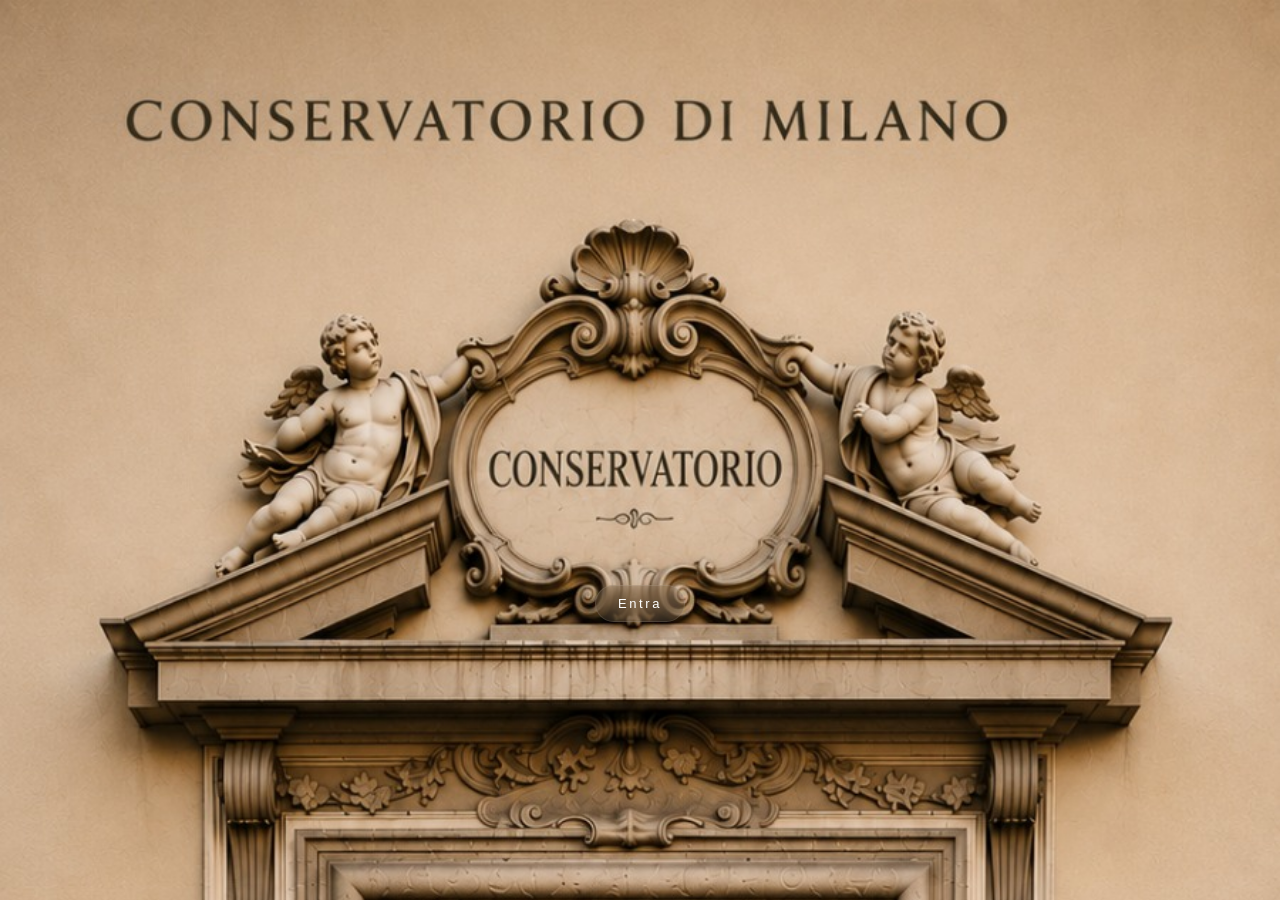
<file: soundwalk/index.html>
<!DOCTYPE html>
<html lang="it">
<head>
    <meta charset="UTF-8">
    <meta name="viewport" content="width=device-width, initial-scale=1.0">
    <title>SoundWalk</title> 
    <link rel="stylesheet" href="ellastyle.css">
    <link rel="stylesheet" href="aurorastyle.css">
    <link rel="stylesheet" href="filippo-jesse.css">
    <link rel="icon" type="image/png" href="gatto.jpg">
</head>

<body>

    <!-- HOME -->
    <div id="home" class="page">
        <div class="container">
            <img src="consverticale.jpeg" class="background">
            <button class="btn btn-entra" onclick="mostraPagina('menu')">
                Entra
            </button>
        </div>
    </div>

  <!-- MENU -->
<div id="menu" class="page hidden">
    <div class="container">
        <img src="prova_2.jpeg" class="background">

        <button class="btn b1" onclick="mostraPagina('pianoforte')">
            131
        </button>

        <button class="btn b2" onclick="mostraPagina('corridoio')">
            Corridoio
        </button>
    </div>
</div>


    <!-- PIANOFORTE -->
    <div id="pianoforte" class="page hidden">
        <div class="container">
            <h1>Pianoforte</h1>

            <button class="btn" onclick="avviaPianoforte()">
                Avvia
            </button>

            <button class="btn" onclick="mostraPagina('menu')">
                Torna indietro
            </button>
        </div>
    </div>

   <!-- CORRIDOIO -->
<div id="corridoio" class="page hidden">
    <div class="header">
        <p class="sottotitolo">Quando l'immagine diventa suono</p>
        <h1>Visual Soundwalk</h1>
        <div class="divisore"></div>
        <p class="descrizione">
            Inquadra ciò che ti circonda. <br>
            Installazione interattiva.
        </p>
    </div>

    <button id="btnAvvia" class="btn center" onclick="avviaCorridoio()">Avvia</button>

    <video id="video" autoplay playsinline muted></video>

    <div class="riquadro1">
        <div class="riquadro">
            <p class="riquadro2">Luminosità</p>
            <div id="luminosita">0%</div>
        </div>
        <div class="riquadro">
            <p class="riquadro2">RGB</p>
            <div id="rgbDisplay">R 0%  G 0%  B 0%</div>
        </div>
    </div>

    <div id="parzialiDisplay">
        Parziali — R:0  G:0  B:0
    </div>

    <button id="btnTorna" class="btn" onclick="tornaMenu()">Torna indietro</button>
</div>

    <script src="installazione_ella.js"></script>
    <script src="aurora.js"></script>
    <script src="filippo-jesse.js"></script>
    <script src="function.js"></script>

</body>
</html>
</file>
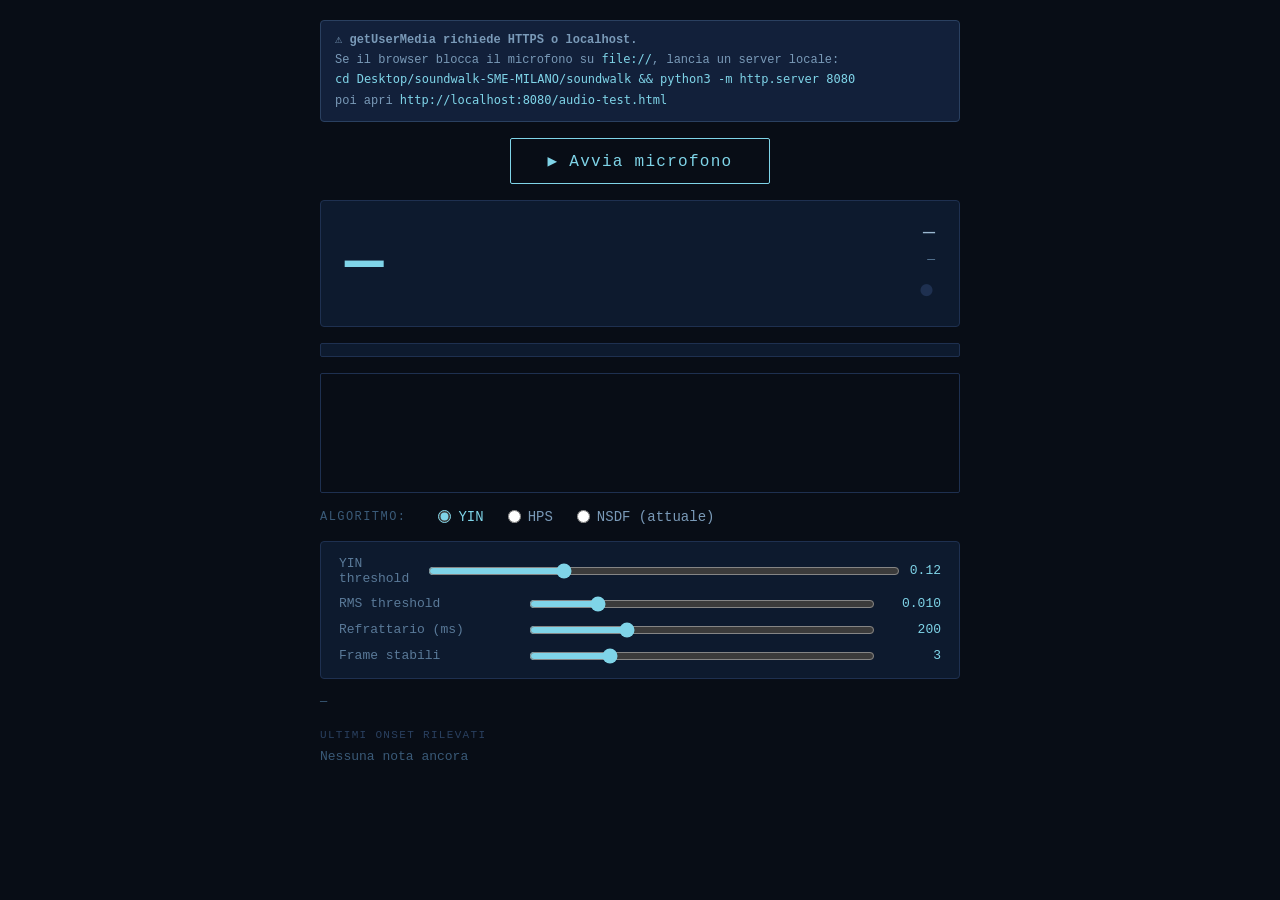
<file: soundwalk/audio-test.html>
<!DOCTYPE html>
<html lang="it">
<head>
<meta charset="UTF-8">
<meta name="viewport" content="width=device-width, initial-scale=1.0">
<title>Audio Test — Pitch Detection</title>
<style>
* { box-sizing: border-box; margin: 0; padding: 0; }

body {
  background: #080d16;
  color: #c8d8e8;
  font-family: 'Courier New', monospace;
  font-size: 14px;
  min-height: 100vh;
  display: flex;
  flex-direction: column;
  align-items: center;
  padding: 20px 16px 40px;
  gap: 16px;
}

/* ── Banner apertura ── */
#openNote {
  width: 100%;
  max-width: 640px;
  background: #12203a;
  border: 1px solid #2a4060;
  border-radius: 4px;
  padding: 10px 14px;
  font-size: 12px;
  color: #7a9ab8;
  line-height: 1.6;
}
#openNote code { color: #7fd4e8; }

/* ── Pulsante avvio ── */
#startBtn {
  padding: 12px 36px;
  background: transparent;
  border: 1px solid #7fd4e8;
  color: #7fd4e8;
  font-family: inherit;
  font-size: 16px;
  border-radius: 2px;
  cursor: pointer;
  letter-spacing: 0.08em;
  transition: background 0.15s;
}
#startBtn:hover { background: rgba(127,212,232,0.08); }
#startBtn:disabled { border-color: #2a4060; color: #2a4060; cursor: default; background: transparent; }

/* ── Nota rilevata ── */
#noteBox {
  width: 100%;
  max-width: 640px;
  background: #0d1a2e;
  border: 1px solid #1e3050;
  border-radius: 4px;
  padding: 20px 24px;
  display: flex;
  align-items: center;
  justify-content: space-between;
  gap: 16px;
}
#noteName {
  font-size: 64px;
  font-weight: bold;
  color: #7fd4e8;
  letter-spacing: -0.02em;
  line-height: 1;
  min-width: 140px;
}
#noteRight {
  display: flex;
  flex-direction: column;
  align-items: flex-end;
  gap: 8px;
}
#noteHz {
  font-size: 20px;
  color: #9ab8d0;
}
#noteCents {
  font-size: 13px;
  color: #5a7a99;
}
#onsetFlash {
  font-size: 28px;
  color: #1e3050;
  transition: color 0.05s, text-shadow 0.05s;
  user-select: none;
}

/* ── VU meter ── */
#vuWrap {
  width: 100%;
  max-width: 640px;
  height: 14px;
  background: #0d1a2e;
  border: 1px solid #1e3050;
  border-radius: 2px;
  overflow: hidden;
}
#vuFill {
  height: 100%;
  width: 0%;
  background: #5a7a99;
  transition: width 0.04s linear, background 0.1s;
}

/* ── FFT canvas ── */
#fftCanvas {
  width: 100%;
  max-width: 640px;
  height: 120px;
  border: 1px solid #1e3050;
  border-radius: 2px;
  background: #080d16;
  display: block;
}

/* ── Selettore algoritmo ── */
#algoRow {
  width: 100%;
  max-width: 640px;
  display: flex;
  gap: 24px;
  align-items: center;
  flex-wrap: wrap;
}
#algoRow label {
  display: flex;
  align-items: center;
  gap: 7px;
  cursor: pointer;
  color: #7a9ab8;
  font-size: 14px;
}
#algoRow input[type="radio"] { accent-color: #7fd4e8; cursor: pointer; }
#algoRow label.active { color: #7fd4e8; }
#algoTitle {
  font-size: 12px;
  color: #3a5a78;
  text-transform: uppercase;
  letter-spacing: 0.12em;
  margin-right: 8px;
}

/* ── Sliders ── */
#paramsBox {
  width: 100%;
  max-width: 640px;
  background: #0d1a2e;
  border: 1px solid #1e3050;
  border-radius: 4px;
  padding: 14px 18px;
  display: flex;
  flex-direction: column;
  gap: 10px;
}
.paramRow {
  display: grid;
  grid-template-columns: 180px 1fr 56px;
  align-items: center;
  gap: 10px;
}
.paramLabel { color: #5a7a99; font-size: 13px; }
input[type="range"] { width: 100%; accent-color: #7fd4e8; cursor: pointer; }
.paramVal { color: #7fd4e8; font-size: 13px; text-align: right; font-variant-numeric: tabular-nums; }

/* ── Sezione YIN-only (nascosta per HPS/NSDF) ── */
.yin-only { display: flex; }
.hps-only { display: none; }

/* ── Debug ── */
#debugInfo {
  width: 100%;
  max-width: 640px;
  font-size: 12px;
  color: #3a5a78;
  letter-spacing: 0.03em;
  height: 18px;
}

/* ── Log note ── */
#logBox {
  width: 100%;
  max-width: 640px;
}
#logTitle {
  font-size: 11px;
  text-transform: uppercase;
  letter-spacing: 0.12em;
  color: #2a4060;
  margin-bottom: 8px;
}
#noteLog {
  display: flex;
  flex-direction: column;
  gap: 4px;
  min-height: 30px;
  font-size: 13px;
  color: #3a5a78;
}
.logEntry { display: flex; gap: 12px; }
.logNote { color: #9ab8d0; min-width: 60px; font-weight: bold; }
.logMeta { color: #3a5a78; }
.logNew { color: #7fd4e8; }
.logNew .logNote { color: #7fd4e8; }
</style>
</head>
<body>

<div id="openNote">
  ⚠ <strong>getUserMedia richiede HTTPS o localhost.</strong><br>
  Se il browser blocca il microfono su <code>file://</code>, lancia un server locale:<br>
  <code>cd Desktop/soundwalk-SME-MILANO/soundwalk &amp;&amp; python3 -m http.server 8080</code><br>
  poi apri <code>http://localhost:8080/audio-test.html</code>
</div>

<button id="startBtn">▶ Avvia microfono</button>

<div id="noteBox">
  <div id="noteName">—</div>
  <div id="noteRight">
    <div id="noteHz">—</div>
    <div id="noteCents">—</div>
    <div id="onsetFlash">●</div>
  </div>
</div>

<div id="vuWrap"><div id="vuFill"></div></div>

<canvas id="fftCanvas"></canvas>

<div id="algoRow">
  <span id="algoTitle">Algoritmo:</span>
  <label class="active"><input type="radio" name="algo" value="yin" checked> YIN</label>
  <label><input type="radio" name="algo" value="hps"> HPS</label>
  <label><input type="radio" name="algo" value="nsdf"> NSDF (attuale)</label>
</div>

<div id="paramsBox">
  <div class="paramRow yin-only" id="rowYinThresh">
    <span class="paramLabel">YIN threshold</span>
    <input type="range" id="yinThresh" min="0.05" max="0.30" step="0.01" value="0.12">
    <span class="paramVal" id="yinThreshVal">0.12</span>
  </div>
  <div class="paramRow hps-only" id="rowHpsDec">
    <span class="paramLabel">HPS decimazioni</span>
    <input type="range" id="hpsDec" min="2" max="5" step="1" value="4">
    <span class="paramVal" id="hpsDecVal">4</span>
  </div>
  <div class="paramRow">
    <span class="paramLabel">RMS threshold</span>
    <input type="range" id="rmsThresh" min="0.001" max="0.05" step="0.001" value="0.010">
    <span class="paramVal" id="rmsThreshVal">0.010</span>
  </div>
  <div class="paramRow">
    <span class="paramLabel">Refrattario (ms)</span>
    <input type="range" id="refractMs" min="50" max="600" step="10" value="200">
    <span class="paramVal" id="refractMsVal">200</span>
  </div>
  <div class="paramRow">
    <span class="paramLabel">Frame stabili</span>
    <input type="range" id="stableFrames" min="1" max="10" step="1" value="3">
    <span class="paramVal" id="stableFramesVal">3</span>
  </div>
</div>

<div id="debugInfo">—</div>

<div id="logBox">
  <div id="logTitle">Ultimi onset rilevati</div>
  <div id="noteLog">Nessuna nota ancora</div>
</div>

<script>
/* ================================================================
   PARAMETRI (modificabili via slider)
   ================================================================ */
let ALGO         = 'yin';
let YIN_THRESH   = 0.12;
let HPS_DEC      = 4;
let RMS_THRESH   = 0.010;
let REFRACTORY   = 200;    // ms
let ONSET_SENS   = 0.015;  // soglia derivata RMS

/* ================================================================
   STATO
   ================================================================ */
let audioCtx   = null;
let analyser   = null;
let timeBuf    = null;
let freqBuf    = null;
let sampleRate = 44100;
const FFT_SIZE = 4096;

let lastOnsetMs    = -9999;
let onsetFlashEnd  = 0;
let currentMidi    = -1;
let wasQuiet       = true;   // stato del frame precedente (sotto soglia)

// Stabilità pitch: aspetta N frame consecutivi sulla stessa nota
let stableMidi     = -1;
let stableCount    = 0;
let onsetPending   = false;
let onsetPendingMs = 0;
const ONSET_WINDOW_MS = 400;
let STABLE_FRAMES  = 3;

const noteHistory  = [];
const MAX_HISTORY  = 10;

/* ================================================================
   NOMI NOTE
   ================================================================ */
const NAMES_IT = ["DO","DO#","RE","RE#","MI","FA","FA#","SOL","SOL#","LA","LA#","SI"];

function freqToMidi(f) { return 12 * Math.log2(f / 440) + 69; }
function midiInfo(midi) {
  const r = Math.round(midi);
  const pc = ((r % 12) + 12) % 12;
  const oct = Math.floor(r / 12) - 1;
  const cents = Math.round((midi - r) * 100);
  return { name: NAMES_IT[pc], oct, cents, midi: r };
}

/* ================================================================
   RMS helpers
   ================================================================ */
function rmsOf(buf) {
  let s = 0;
  for (let i = 0; i < buf.length; i++) s += buf[i] * buf[i];
  return Math.sqrt(s / buf.length);
}

// RMS sugli ultimi `n` campioni (più reattivo agli attacchi)
function rmsLast(buf, n) {
  const start = Math.max(0, buf.length - n);
  let s = 0, count = buf.length - start;
  for (let i = start; i < buf.length; i++) s += buf[i] * buf[i];
  return Math.sqrt(s / count);
}

/* ================================================================
   ALGORITMO 1: YIN
   Ref: de Cheveigné & Kawahara (2002), JASA 111(4).
   Usa la CMNDF per trovare il periodo fondamentale.
   Molto più robusto di NSDF sulle armoniche del pianoforte.
   ================================================================ */
function yin(buf, sr, thresh) {
  const N  = buf.length;
  const W  = Math.floor(N / 2);         // integration window
  const t1 = Math.ceil(sr / 1400);      // tau min → FMAX
  const t2 = Math.min(W - 1, Math.floor(sr / 70)); // tau max → FMIN

  // Step 1: difference function d[tau]
  const d = new Float32Array(t2 + 1);
  for (let tau = 1; tau <= t2; tau++) {
    let sum = 0;
    for (let j = 0; j < W; j++) {
      const x = buf[j] - buf[j + tau];
      sum += x * x;
    }
    d[tau] = sum;
  }

  // Step 2: cumulative mean normalized difference d'[tau]
  const cmnd = new Float32Array(t2 + 1);
  cmnd[0] = 1;
  let run = 0;
  for (let tau = 1; tau <= t2; tau++) {
    run += d[tau];
    cmnd[tau] = run > 0 ? (d[tau] * tau) / run : 1;
  }

  // Step 3: trova il primo tau in [t1,t2] dove cmnd < thresh
  for (let tau = t1; tau <= t2; tau++) {
    if (cmnd[tau] < thresh) {
      // scivola fino al minimo locale
      while (tau + 1 <= t2 && cmnd[tau + 1] < cmnd[tau]) tau++;
      // interpolazione parabolica
      let ft = tau;
      if (tau > 1 && tau < t2) {
        const a = cmnd[tau - 1], b = cmnd[tau], c = cmnd[tau + 1];
        const den = a - 2 * b + c;
        if (Math.abs(den) > 1e-12) ft = tau + 0.5 * (a - c) / den;
      }
      return { freq: sr / ft, clarity: 1 - cmnd[tau] };
    }
  }

  // Nessun dip trovato: restituisce il minimo assoluto nel range (bassa confidence)
  let bt = t1, bv = cmnd[t1];
  for (let t = t1 + 1; t <= t2; t++) { if (cmnd[t] < bv) { bv = cmnd[t]; bt = t; } }
  return { freq: sr / bt, clarity: 1 - bv };
}

/* ================================================================
   ALGORITMO 2: HPS (Harmonic Product Spectrum)
   Usa la FFT già calcolata dall'AnalyserNode (lineare).
   Moltiplica lo spettro con le versioni decimato ×2,×3,…
   Il fondamentale "sopravvive", le armoniche si cancellano.
   ================================================================ */
function hps(linMag, sr, fftSize, nDec) {
  const binHz  = sr / fftSize;
  const bMin   = Math.ceil(70 / binHz);
  const hpsLen = Math.floor(linMag.length / nDec);
  const bMax   = Math.min(hpsLen - 1, Math.floor(1400 / binHz));

  const h = new Float32Array(hpsLen);
  for (let i = bMin; i <= bMax; i++) {
    h[i] = linMag[i];
    for (let k = 2; k <= nDec; k++) {
      const idx = Math.round(i * k);
      h[i] *= idx < linMag.length ? linMag[idx] : 0;
    }
  }

  let pb = bMin, pv = h[bMin];
  for (let i = bMin + 1; i <= bMax; i++) { if (h[i] > pv) { pv = h[i]; pb = i; } }

  // Interpolazione parabolica
  let fb = pb;
  if (pb > 0 && pb < hpsLen - 1) {
    const a = h[pb-1], b = h[pb], c = h[pb+1];
    const den = a - 2*b + c;
    if (Math.abs(den) > 1e-12) fb = pb - 0.5 * (c - a) / den;
  }

  // Clarity: rapporto picco / media del range
  let tot = 0, cnt = bMax - bMin + 1;
  for (let i = bMin; i <= bMax; i++) tot += h[i];
  const clarity = tot > 0 ? Math.min(1, (pv / (tot / cnt)) / 15) : 0;

  return { freq: fb * binHz, clarity };
}

/* ================================================================
   ALGORITMO 3: NSDF / MPM (baseline — codice originale)
   Autocorrelazione normalizzata. Usato come confronto.
   ================================================================ */
function nsdf(buf, sr) {
  const SIZE   = buf.length;
  const minLag = Math.floor(sr / 1400);
  const maxLag = Math.min(Math.floor(sr / 70), Math.floor(SIZE / 2));
  const ns     = new Float32Array(maxLag + 1);

  for (let tau = minLag; tau <= maxLag; tau++) {
    let r = 0, m = 0;
    for (let i = 0; i < SIZE - tau; i++) {
      const a = buf[i], b = buf[i + tau];
      r += a * b; m += a*a + b*b;
    }
    ns[tau] = m > 0 ? (2 * r) / m : 0;
  }

  let pos = minLag;
  while (pos <= maxLag && ns[pos] > 0) pos++;
  while (pos <= maxLag && ns[pos] <= 0) pos++;

  let bestLag = -1, bestVal = 0, curL = -1, curV = -Infinity;
  for (let tau = pos; tau <= maxLag; tau++) {
    const v = ns[tau];
    if (v > curV) { curV = v; curL = tau; }
    if (v <= 0 && curL !== -1) {
      if (curV > bestVal) { bestVal = curV; bestLag = curL; }
      curV = -Infinity; curL = -1;
      while (tau + 1 <= maxLag && ns[tau + 1] <= 0) tau++;
    }
  }
  if (curL !== -1 && curV > bestVal) { bestVal = curV; bestLag = curL; }

  if (bestLag <= 0) return { freq: -1, clarity: 0 };

  let lag = bestLag;
  if (bestLag > minLag && bestLag < maxLag) {
    const x0 = ns[bestLag-1], x1 = ns[bestLag], x2 = ns[bestLag+1];
    const den = x0 - 2*x1 + x2;
    if (den !== 0) lag = bestLag + 0.5 * (x0 - x2) / den;
  }
  return { freq: sr / lag, clarity: bestVal };
}

/* ================================================================
   LOOP PRINCIPALE
   ================================================================ */
function poll() {
  if (!analyser) return;

  analyser.getFloatTimeDomainData(timeBuf);
  analyser.getFloatFrequencyData(freqBuf);

  const rmsAll   = rmsOf(timeBuf);
  const rmsShort = rmsLast(timeBuf, 512); // ultimi ~11ms
  const now      = performance.now();

  // VU meter
  const pct = Math.min(100, (rmsAll / 0.25) * 100);
  const vuEl = document.getElementById('vuFill');
  vuEl.style.width = pct.toFixed(1) + '%';
  vuEl.style.background = rmsAll >= RMS_THRESH ? '#7fd4e8' : '#1e3050';

  // FFT display
  drawFFT();

  // Silenzio → nessuna analisi
  if (rmsAll < RMS_THRESH) {
    showNote(null, rmsAll, false);
    return;
  }

  // Pitch detection
  let result = null;
  if (ALGO === 'yin') {
    result = yin(timeBuf, sampleRate, YIN_THRESH);
  } else if (ALGO === 'hps') {
    const linMag = new Float32Array(freqBuf.length);
    for (let i = 0; i < freqBuf.length; i++) linMag[i] = Math.pow(10, freqBuf[i] / 20);
    result = hps(linMag, sampleRate, FFT_SIZE, HPS_DEC);
  } else {
    result = nsdf(timeBuf, sampleRate);
  }

  if (!result || result.freq <= 0) { showNote(null, rmsAll, false); return; }

  const midiExact = freqToMidi(result.freq);
  const info = midiInfo(midiExact);

  // Onset: segnale che sale sopra soglia (rising edge)
  const isLoud      = rmsShort >= RMS_THRESH;
  const risingEdge  = isLoud && wasQuiet && (now - lastOnsetMs) > REFRACTORY;
  wasQuiet          = !isLoud;

  if (risingEdge) {
    onsetPending   = true;
    onsetPendingMs = now;
    stableMidi     = -1;
    stableCount    = 0;
  }

  // Step 2: conferma pitch — conta frame stabili dopo onset energetico
  const midiRounded = Math.round(freqToMidi(result.freq));
  if (onsetPending) {
    if (now - onsetPendingMs > ONSET_WINDOW_MS) {
      // finestra scaduta senza conferma → annulla
      onsetPending = false;
      stableMidi = -1; stableCount = 0;
    } else {
      if (midiRounded === stableMidi) {
        stableCount++;
      } else {
        stableMidi = midiRounded;
        stableCount = 1;
      }

      if (stableCount >= STABLE_FRAMES) {
        // nota confermata
        onsetPending  = false;
        lastOnsetMs   = now;
        onsetFlashEnd = now + 350;
        currentMidi   = midiRounded;
        noteHistory.unshift({
          label:   info.name + info.oct,
          freq:    result.freq.toFixed(1),
          clarity: result.clarity.toFixed(2),
          t:       new Date().toLocaleTimeString('it-IT', { hour12: false })
        });
        if (noteHistory.length > MAX_HISTORY) noteHistory.pop();
        renderLog();
      }
    }
  }

  showNote({ info, freq: result.freq, clarity: result.clarity }, rmsAll, false);

  document.getElementById('debugInfo').textContent =
    'RMS ' + rmsAll.toFixed(4) +
    ' · short ' + rmsShort.toFixed(4) +
    ' · ' + (isLoud ? 'LOUD' : 'quiet') +
    ' · pending ' + onsetPending +
    ' · stable ' + stableCount + '/' + STABLE_FRAMES +
    ' · clarity ' + result.clarity.toFixed(3);
}

function showNote(r, rms, isOnset) {
  const nameEl   = document.getElementById('noteName');
  const hzEl     = document.getElementById('noteHz');
  const centsEl  = document.getElementById('noteCents');
  const onsetEl  = document.getElementById('onsetFlash');
  const now      = performance.now();
  const flashing = now < onsetFlashEnd;

  onsetEl.style.color      = flashing ? '#6fcf8e' : '#1e3050';
  onsetEl.style.textShadow = flashing ? '0 0 14px #6fcf8e' : 'none';

  if (r) {
    nameEl.textContent = r.info.name + r.info.oct;
    hzEl.textContent   = r.freq.toFixed(2) + ' Hz';
    const c = r.info.cents;
    centsEl.textContent = (c >= 0 ? '+' + c : c) + '¢  ·  clar ' + r.clarity.toFixed(2);
    nameEl.style.color = flashing ? '#6fcf8e' : '#7fd4e8';
  } else {
    nameEl.textContent = rms >= RMS_THRESH ? '?' : '—';
    hzEl.textContent   = rms >= RMS_THRESH ? 'pitch incerto' : 'silenzio';
    centsEl.textContent = '';
    nameEl.style.color = '#1e3050';
  }
}

function drawFFT() {
  const canvas = document.getElementById('fftCanvas');
  const ctx = canvas.getContext('2d');
  const W = canvas.width, H = canvas.height;
  if (!W || !H) return;

  ctx.fillStyle = '#080d16';
  ctx.fillRect(0, 0, W, H);

  // Mostra fino a 2500 Hz
  const maxHz  = 2500;
  const maxBin = Math.min(freqBuf.length - 1, Math.floor(maxHz * FFT_SIZE / sampleRate));

  for (let i = 1; i <= maxBin; i++) {
    const db   = freqBuf[i]; // -160..0
    const norm = Math.max(0, (db + 90) / 90);
    const bH   = norm * H;
    const x    = (i / maxBin) * W;
    const bW   = Math.max(1, W / maxBin);
    ctx.fillStyle = norm > 0.6 ? '#7fd4e8' : norm > 0.3 ? '#2e6a8a' : '#122030';
    ctx.fillRect(x, H - bH, bW, bH);
  }

  // Linee verticali di riferimento (frequenze)
  ctx.font      = '10px monospace';
  ctx.textAlign = 'center';
  for (const hz of [130, 261, 392, 523, 784, 1046, 1568, 2093]) {
    const x = (hz / maxHz) * W;
    if (x >= W) continue;
    ctx.strokeStyle = 'rgba(90,122,153,0.4)';
    ctx.lineWidth = 1;
    ctx.beginPath(); ctx.moveTo(x, 0); ctx.lineTo(x, H - 14); ctx.stroke();
    ctx.fillStyle = '#2a4a6a';
    ctx.fillText(hz >= 1000 ? (hz / 1000).toFixed(1) + 'k' : hz, x, H - 2);
  }
}

function renderLog() {
  const el = document.getElementById('noteLog');
  if (!noteHistory.length) { el.innerHTML = 'Nessuna nota ancora'; return; }
  el.innerHTML = noteHistory.map((n, i) =>
    `<div class="logEntry${i === 0 ? ' logNew' : ''}">` +
    `<span class="logNote">${n.label}</span>` +
    `<span class="logMeta">${n.freq} Hz · clar ${n.clarity} · ${n.t}</span>` +
    `</div>`
  ).join('');
}

/* ================================================================
   AVVIO MICROFONO
   ================================================================ */
async function startAudio() {
  const btn = document.getElementById('startBtn');
  btn.textContent = 'Connessione…';
  btn.disabled = true;

  try {
    const stream = await navigator.mediaDevices.getUserMedia({
      audio: {
        echoCancellation:  false,
        noiseSuppression:  false,
        autoGainControl:   false,
      }
    });

    audioCtx   = new (window.AudioContext || window.webkitAudioContext)();
    sampleRate = audioCtx.sampleRate;

    analyser = audioCtx.createAnalyser();
    analyser.fftSize               = FFT_SIZE;
    analyser.smoothingTimeConstant = 0.2;  // lieve smoothing solo per la visualizzazione

    const src = audioCtx.createMediaStreamSource(stream);
    src.connect(analyser); // NO destination → niente feedback

    timeBuf = new Float32Array(analyser.fftSize);
    freqBuf = new Float32Array(analyser.frequencyBinCount);

    // Calibra canvas
    const canvas = document.getElementById('fftCanvas');
    const rect   = canvas.getBoundingClientRect();
    canvas.width  = Math.round(rect.width);
    canvas.height = Math.round(rect.height);

    btn.textContent = '● Microfono attivo';
    btn.style.color       = '#6fcf8e';
    btn.style.borderColor = '#6fcf8e';

    function loop() { poll(); requestAnimationFrame(loop); }
    loop();

  } catch (e) {
    btn.disabled = false;
    btn.textContent = '▶ Avvia microfono';
    alert(
      'Errore microfono: ' + e.message +
      '\n\nSe sei su file://, lancia:\n  python3 -m http.server 8080\n' +
      'poi apri http://localhost:8080/audio-test.html'
    );
  }
}

/* ================================================================
   CONTROLLI UI
   ================================================================ */
document.getElementById('startBtn').onclick = startAudio;

// Radio algoritmo
document.querySelectorAll('input[name="algo"]').forEach(r => {
  r.onchange = () => {
    ALGO = r.value;
    // mostra/nasconde parametri specifici per algoritmo
    document.querySelectorAll('.yin-only').forEach(el =>
      el.style.display = ALGO === 'yin' ? 'grid' : 'none');
    document.querySelectorAll('.hps-only').forEach(el =>
      el.style.display = ALGO === 'hps' ? 'grid' : 'none');
    // aggiorna label attivo
    document.querySelectorAll('#algoRow label').forEach(l => l.classList.remove('active'));
    r.closest('label').classList.add('active');
  };
});

// Sliders
function slider(id, valId, setter, fmt) {
  const el = document.getElementById(id);
  const vl = document.getElementById(valId);
  el.oninput = () => {
    const v = parseFloat(el.value);
    setter(v);
    vl.textContent = fmt ? fmt(v) : String(v);
  };
}
slider('yinThresh', 'yinThreshVal', v => YIN_THRESH = v,  v => v.toFixed(2));
slider('hpsDec',    'hpsDecVal',    v => HPS_DEC    = v,  v => String(Math.round(v)));
slider('rmsThresh', 'rmsThreshVal', v => RMS_THRESH = v,  v => v.toFixed(3));
slider('refractMs', 'refractMsVal', v => REFRACTORY = v,  v => String(Math.round(v)));
slider('stableFrames', 'stableFramesVal', v => STABLE_FRAMES = Math.round(v), v => String(Math.round(v)));

// Resize canvas se la finestra cambia
window.onresize = () => {
  const canvas = document.getElementById('fftCanvas');
  const rect   = canvas.getBoundingClientRect();
  canvas.width  = Math.round(rect.width);
  canvas.height = Math.round(rect.height);
};
</script>
</body>
</html>
</file>
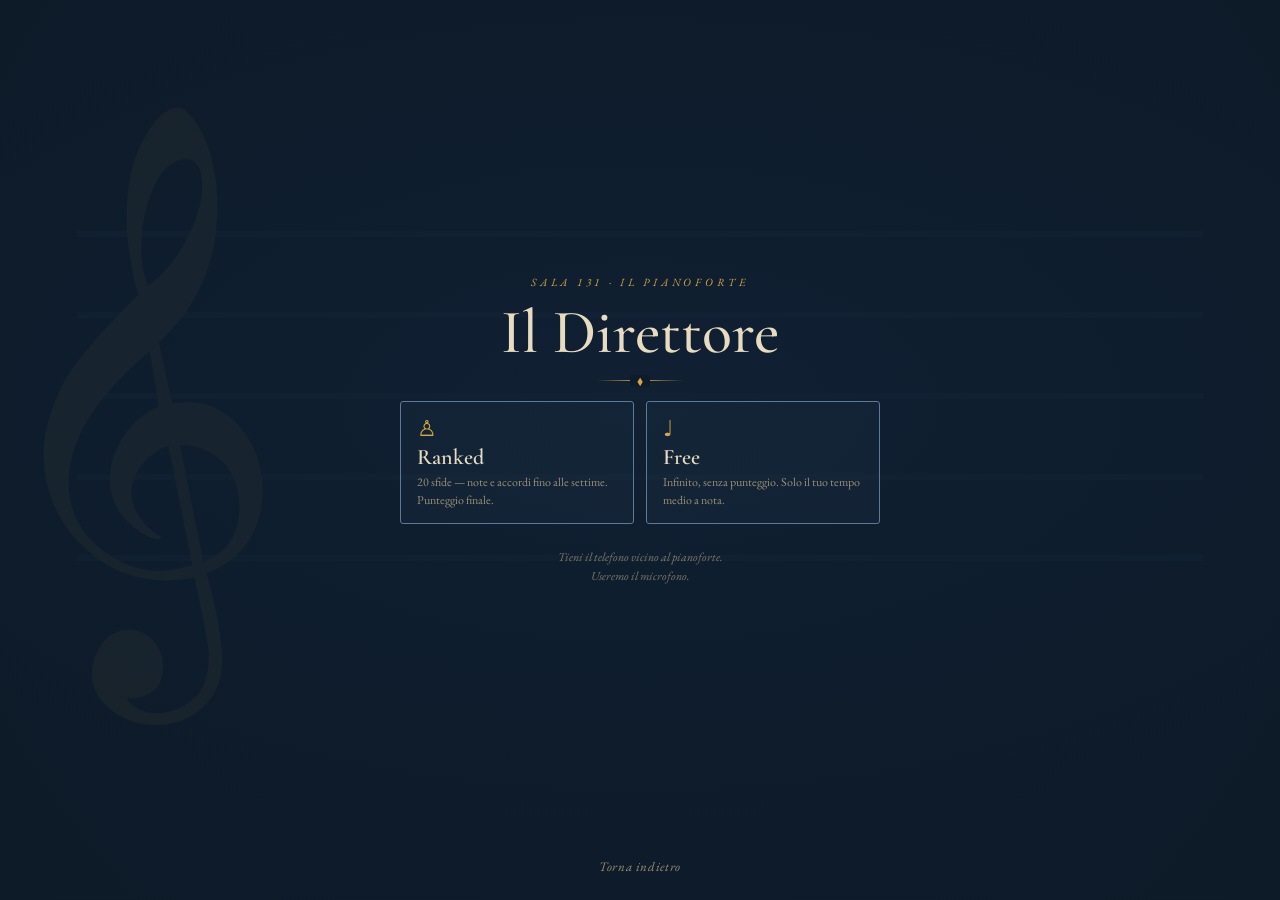
<file: soundwalk/prova.html>
<!DOCTYPE html>
<html lang="it">
<head>
<meta charset="UTF-8">
<meta name="viewport" content="width=device-width, initial-scale=1.0">
<title>Prova — Pianoforte</title>
<link rel="stylesheet" href="ellastyle.css">
<link rel="stylesheet" href="filippo-jesse-prova.css">
</head>
<body>

<div id="pianoforte" class="page">
  <div class="container"></div>
</div>

<script src="filippo-jesse-prova.js"></script>
<script>
  function mostraPagina() {}
  creaPianoforte();
  avviaPianoforteInit();
</script>

</body>
</html>
</file>
<file: soundwalk/ellastyle.css>
*, *::before, *::after {
    box-sizing: border-box;
}
body::before {
    content: "";
    position: fixed;
    inset: 0;
    pointer-events: none;

    background:
        radial-gradient(circle at 20% 30%, rgba(120,120,255,0.08), transparent 40%),
        radial-gradient(circle at 80% 70%, rgba(255,100,200,0.05), transparent 45%);

    mix-blend-mode: screen;
}
body {
    margin: 0;
    font-family: system-ui, Arial;
    background: #05050a;
    color: white;
    overflow: hidden;

    /* 🔥 look giovane / digitale */
    background: radial-gradient(circle at 50% 30%, #0d0d1a, #000 70%);
}


.hidden {
    display: none !important;
}

/* immagine */
.container {
    position: relative;
    width: 100%;
    height: 100vh;
    height: 100dvh;
    overflow: hidden;
}

.background {
    position: absolute;
    top: 0;
    left: 0;
    width: 100%;
    height: 100%;
    object-fit: cover;
    object-position: center top;
    display: block;
}

/* =============================
   BOTTONI — stile base condiviso
   ============================= */

.btn,
#btnAvvia,
#btnTorna {
    position: absolute;
    z-index: 2;

    padding: 10px 22px;

    background: rgba(255,255,255,0.06);
    border: 1px solid rgba(255,255,255,0.12);

    backdrop-filter: blur(14px);

    color: white;

    border-radius: 999px;

    font-size: 13px;
    letter-spacing: 0.18em;

    cursor: pointer;

    transition: background 0.25s ease, box-shadow 0.25s ease;

    box-shadow: 0 0 25px rgba(255,255,255,0.05);

    transform: none; /* 🔥 BLOCCO MOVIMENTO */
}

.btn:hover,
#btnAvvia:hover,
#btnTorna:hover {
    background: rgba(255,255,255,0.14);
    box-shadow: 0 0 30px rgba(255,255,255,0.08);

    transform: none; /* 🔥 SICUREZZA */
}





/* bottone Entra — home */
.btn-entra {
    position: absolute;
    top: 65%;
    left: 50%;
    transform: translate(-50%);
}


/* bottoni menu */

.b1 { top: 54%; left: 28%;; }

.b2 { top: 85%; left: 60%; }



/* tasto 131 — posizione riga arancione */
.btn-131 {
    top: 57%;
    left: 20%;

}



/* tasto CORRIDOIO — posizione riga verde */
.btn-corridoio {
    top: 84%;
    left: 40%;
   
}



#cameraContainer {
    width: 300px;
    height: 200px;
    margin: auto;
    overflow: hidden;
    border-radius: 10px;
    background: black;
}

/* ================================================
   CORRIDOIO
   ================================================ */

#corridoio {
    background: transparent;
    min-height: 100vh;
    min-height: 100dvh;

    padding: 20px 16px 40px;
    max-width: 420px;
    margin: 0 auto;

    overflow-y: auto;

    /* 🔥 sensazione aria / deep space */
    backdrop-filter: blur(2px);
}

#corridoio .header {
    text-align: center;
    margin-bottom: 20px;
}

#corridoio .sottotitolo {
    font-size: 20px;
    letter-spacing: 0.12em;
    color: #888;
    text-transform: uppercase;
    margin: 0 0 6px;
}

#corridoio h1 {
    font-size: 26px;
    font-weight: 500;
    color: white;
    margin: 0 0 10px;
}

#corridoio .divisore {
    width: 32px;
    height: 1px;
    background: #555;
    margin: 0 auto 10px;
}

#corridoio .descrizione {
    font-size: 13px;
    color: #aaa;
    line-height: 1.6;
    margin: 0 0 20px;
    padding: 0 8px;
}

/* Bottone Avvia — nel flusso, sopra al video */
#btnAvvia {
    position: static;
    left: auto;
    transform: none;
    display: block;
    margin: 0 auto 20px;
    padding: 14px 40px;
    background: rgba(255, 255, 255, 0.12);
    backdrop-filter: blur(10px);
    -webkit-backdrop-filter: blur(10px);
    color: white;
    border: 1px solid rgba(255, 255, 255, 0.3);
    border-radius: 999px;
    font-size: 18px;
    letter-spacing: 0.1em;
    cursor: pointer;
    transition: background 0.3s ease, transform 0.3s ease;
    box-shadow: 0 0 25px rgba(255,255,255,0.12);
    z-index: auto;
}

#btnAvvia:hover {
    background: rgba(255, 255, 255, 0.25);
    transform: scale(1.05);
}

/* Video */
#video {
    width: 100%;
    aspect-ratio: 4/3;
    object-fit: cover;

    border-radius: 22px;

    border: 1px solid rgba(255,255,255,0.08);

    box-shadow:
        0 20px 60px rgba(0,0,0,0.6),
        0 0 40px rgba(120,120,255,0.08);
}

/* Riquadri info */
#corridoio .riquadro1 {
    display: grid;
    grid-template-columns: 1fr 1fr;
    gap: 10px;
    margin-bottom: 10px;
}

#corridoio .riquadro {
    background: #1a1a1a;
    border-radius: 12px;
    padding: 14px;
    border: 1px solid #333;
}

#corridoio .riquadro2 {
    font-size: 10px;
    color: #666;
    letter-spacing: 0.08em;
    text-transform: uppercase;
    margin: 0 0 4px;
}

#luminosita {
    font-size: 42px;
    font-weight: 200;

    letter-spacing: 0.08em;

    text-shadow:
        0 0 25px rgba(255,255,255,0.12),
        0 0 60px rgba(120,120,255,0.08);
}

#rgbDisplay,
#parzialiDisplay {
    font-size: 12px;
    color: rgba(255,255,255,0.55);

    background: rgba(255,255,255,0.03);
    border: 1px solid rgba(255,255,255,0.06);

    border-radius: 14px;

    padding: 10px 12px;

    backdrop-filter: blur(10px);
}

/* Bottone Torna indietro — nel flusso, dopo i riquadri
   Eredita lo stile da .btn, qui solo posizionamento */
#btnTorna {
    position: static;
    left: auto;
    transform: none;
    display: block;
    margin: 10px auto 40px;
}



.btn, #btnAvvia, #btnTorna {
    background: rgba(255,255,255,0.05);
    border: 1px solid rgba(255,255,255,0.1);

    backdrop-filter: blur(14px);

    border-radius: 999px;

    letter-spacing: 0.2em;

    transition: all 0.25s ease;

    box-shadow: 0 0 30px rgba(255,255,255,0.04);
}
.btn:hover, #btnAvvia:hover, #btnTorna:hover {
    background: rgba(255,255,255,0.12);
    transform: scale(1.04);
}
</file>
<file: soundwalk/aurorastyle.css>
#scene{
    position:relative;
    width:100vw;
    height:100vh;
    overflow:hidden;
}

#room{
    position:absolute;
    width:100%;
    height:100%;
    object-fit:cover;
}

#window{
    position:absolute;

    top:20%;
    left:40%;

    width:300px;
    height:400px;

    overflow:hidden;
}
</file>
<file: soundwalk/filippo-jesse.css>
/* =====================================================================
   SOUNDWALK — SALA 131 · IL PIANOFORTE
   Estetica "Notturno del copista".
   Tutti i selettori sotto #pianoforte / .pf-* per non collidere
   con ellastyle.css e aurorastyle.css.
   ===================================================================== */

@import url('https://fonts.googleapis.com/css2?family=Cormorant+Garamond:ital,wght@0,500;0,600;1,400&family=EB+Garamond:ital@0;1&display=swap');

#pianoforte {
  --pf-bg:     #0d1b2a;
  --pf-ink:    #e8dcc0;
  --pf-inkdim: #9a8f76;
  --pf-gold:   #d4a843;
  --pf-note:   #7fd4e8;
  --pf-accent: #b794d4;
  --pf-staff:  #5a7a99;

  position: fixed;
  inset: 0;
  background: var(--pf-bg);
  overflow: hidden;
  color: var(--pf-ink);
  font-family: 'EB Garamond', Georgia, serif;
}

#pianoforte #pianoApp {
  position: absolute;
  inset: 0;
  user-select: none;
  -webkit-user-select: none;
  touch-action: manipulation;
}

#pianoforte #gameCanvas {
  position: absolute;
  inset: 0;
  width: 100%;
  height: 100%;
  display: block;
}

/* ── Barra in-game (solo tasto esci) ── */
#pianoforte .pf-gamebar {
  position: absolute;
  top: 14px;
  right: 14px;
  z-index: 5;
  display: flex;
  gap: 10px;
}
#pianoforte .pf-gamebar.hidden { display: none; }

#pianoforte .pf-iconbtn {
  min-width: 46px;
  height: 36px;
  background: rgba(13,27,42,0.82);
  border: 1px solid rgba(212,168,67,0.42);
  color: var(--pf-inkdim);
  font-size: 16px;
  font-family: 'Cormorant Garamond', Georgia, serif;
  border-radius: 2px;
  cursor: pointer;
  display: flex;
  align-items: center;
  justify-content: center;
  padding: 0 13px;
  transition: color 0.15s, border-color 0.15s, background 0.15s;
  position: relative;
  letter-spacing: 0.02em;
}
#pianoforte .pf-iconbtn::before,
#pianoforte .pf-iconbtn::after {
  content: '';
  position: absolute;
  left: 4px; right: 4px;
  height: 1px;
  background: var(--pf-gold);
  opacity: 0.22;
}
#pianoforte .pf-iconbtn::before { top: 2px; }
#pianoforte .pf-iconbtn::after  { bottom: 2px; }
#pianoforte .pf-iconbtn:active {
  color: var(--pf-ink);
  border-color: var(--pf-gold);
  background: rgba(212,168,67,0.08);
}

/* ── Overlay (start / calibrazione / game over) ── */
#pianoforte .pf-overlay {
  position: absolute;
  inset: 0;
  display: flex;
  flex-direction: column;
  align-items: center;
  justify-content: center;
  text-align: center;
  padding: 28px 26px 68px;
  box-sizing: border-box;
  background:
    radial-gradient(ellipse 100% 70% at 50% 45%, rgba(19,36,58,0.5), transparent 70%),
    rgba(13,27,42,0.94);
  z-index: 10;
  overflow-y: auto;
  -webkit-overflow-scrolling: touch;
}
#pianoforte .pf-overlay.hidden { display: none !important; }

/* eyebrow */
#pianoforte .pf-eyebrow {
  margin: 0 0 12px;
  font-size: 11px;
  letter-spacing: 0.34em;
  text-transform: uppercase;
  color: var(--pf-gold);
  font-style: italic;
}

/* titolo */
#pianoforte .pf-title {
  margin: 0;
  font-family: 'Cormorant Garamond', Georgia, serif;
  font-weight: 500;
  font-size: clamp(38px, 12vw, 62px);
  line-height: 1.02;
  color: var(--pf-ink);
}
#pianoforte .pf-title--sm {
  font-size: clamp(30px, 9vw, 46px);
}

/* filetto ornamentale */
#pianoforte .pf-rule {
  width: 88px;
  height: 1px;
  margin: 16px 0 20px;
  background: linear-gradient(90deg, transparent, var(--pf-gold), transparent);
  position: relative;
  flex-shrink: 0;
}
#pianoforte .pf-rule::after {
  content: '◆';
  position: absolute;
  top: 50%;
  left: 50%;
  transform: translate(-50%, -50%);
  background: var(--pf-bg);
  padding: 0 7px;
  color: var(--pf-gold);
  font-size: 9px;
}

/* sottotitolo */
#pianoforte .pf-subtitle {
  margin: 0 0 28px;
  font-size: clamp(14px, 4vw, 17px);
  line-height: 1.7;
  color: var(--pf-inkdim);
  max-width: 28ch;
}

/* hint */
#pianoforte .pf-hint {
  margin: 18px 0 0;
  font-size: 12px;
  font-style: italic;
  color: var(--pf-inkdim);
  max-width: 30ch;
  line-height: 1.55;
  opacity: 0.8;
}

/* ── Bottone principale ── */
#pianoforte .pf-bigBtn {
  font-family: 'Cormorant Garamond', Georgia, serif;
  font-size: 21px;
  font-weight: 600;
  letter-spacing: 0.05em;
  color: var(--pf-ink);
  background: transparent;
  border: 1px solid var(--pf-gold);
  border-radius: 2px;
  padding: 13px 36px;
  cursor: pointer;
  position: relative;
  transition: background 0.18s, box-shadow 0.18s;
}
#pianoforte .pf-bigBtn::before,
#pianoforte .pf-bigBtn::after {
  content: '';
  position: absolute;
  left: 7px; right: 7px;
  height: 1px;
  background: var(--pf-gold);
  opacity: 0.32;
}
#pianoforte .pf-bigBtn::before { top: 3px; }
#pianoforte .pf-bigBtn::after  { bottom: 3px; }
#pianoforte .pf-bigBtn:active {
  background: rgba(212,168,67,0.10);
  box-shadow: 0 0 20px rgba(212,168,67,0.15);
}
#pianoforte .pf-bigBtn:disabled {
  color: var(--pf-inkdim);
  border-color: var(--pf-inkdim);
  opacity: 0.55;
  cursor: default;
}

/* riga bottoni */
#pianoforte .pf-btnRow {
  display: flex;
  gap: 12px;
  flex-wrap: wrap;
  justify-content: center;
}

/* numero score finale */
#pianoforte .pf-finalNum {
  font-family: 'Cormorant Garamond', Georgia, serif;
  font-size: 54px;
  font-weight: 600;
  color: var(--pf-gold);
  display: inline-block;
  line-height: 1;
}

/* link di ritorno */
#pianoforte .pf-back {
  position: absolute;
  bottom: 20px;
  left: 50%;
  transform: translateX(-50%);
  font-family: 'EB Garamond', Georgia, serif;
  font-style: italic;
  font-size: 13px;
  letter-spacing: 0.05em;
  color: var(--pf-inkdim);
  background: transparent;
  border: none;
  border-bottom: 1px solid transparent;
  padding: 4px 2px;
  cursor: pointer;
  white-space: nowrap;
  transition: color 0.18s, border-color 0.18s;
}
#pianoforte .pf-back:active {
  color: var(--pf-ink);
  border-bottom-color: var(--pf-gold);
}

/* ── Selezione modalità ── */
#pianoforte .pf-modeGrid {
  display: grid;
  grid-template-columns: 1fr 1fr;
  gap: 12px;
  width: 100%;
  max-width: 480px;
  margin: 0 0 6px;
}
#pianoforte .pf-modeCard {
  display: flex;
  flex-direction: column;
  align-items: flex-start;
  text-align: left;
  gap: 6px;
  padding: 16px 16px 14px;
  background: rgba(90,122,153,0.06);
  border: 1px solid var(--pf-staff);
  border-radius: 3px;
  cursor: pointer;
  font-family: inherit;
  transition: background 0.16s, border-color 0.16s, transform 0.06s;
}
#pianoforte .pf-modeCard:active {
  background: rgba(127,212,232,0.08);
  border-color: var(--pf-note);
  transform: translateY(1px);
}
#pianoforte .pf-modeIcon {
  font-size: 22px;
  color: var(--pf-gold);
  line-height: 1;
}
#pianoforte .pf-modeName {
  font-family: 'Cormorant Garamond', Georgia, serif;
  font-size: 22px;
  font-weight: 600;
  color: var(--pf-ink);
  line-height: 1;
}
#pianoforte .pf-modeDesc {
  font-size: 12px;
  line-height: 1.45;
  color: var(--pf-inkdim);
}

/* ── Griglia statistiche (schermata riepilogo) ── */
#pianoforte .pf-statsGrid {
  display: flex;
  gap: 28px;
  justify-content: center;
  margin: 0 0 28px;
}
#pianoforte .pf-stat {
  display: flex;
  flex-direction: column;
  align-items: center;
  gap: 4px;
}
#pianoforte .pf-statVal {
  font-family: 'Cormorant Garamond', Georgia, serif;
  font-size: clamp(36px, 11vw, 52px);
  font-weight: 600;
  line-height: 1;
  color: var(--pf-ink);
}
#pianoforte .pf-statVal--gold { color: var(--pf-gold); }
#pianoforte .pf-statVal--err  { color: #c1666b; }
#pianoforte .pf-statLbl {
  font-size: 11px;
  letter-spacing: 0.22em;
  text-transform: uppercase;
  color: var(--pf-inkdim);
}

/* ── Landscape / schermi bassi (iPhone orizzontale) ── */
@media (max-height: 500px) {
  #pianoforte .pf-overlay {
    justify-content: flex-start;
    padding: 16px 24px 26px;
    gap: 0;
  }
  #pianoforte .pf-eyebrow  { margin-bottom: 6px; }
  #pianoforte .pf-rule     { margin: 8px 0 10px; }
  #pianoforte .pf-subtitle { margin-bottom: 12px; font-size: 14px; }
  #pianoforte .pf-hint     { margin-top: 10px; font-size: 11px; }
  #pianoforte .pf-bigBtn   { padding: 10px 30px; font-size: 18px; }
  #pianoforte .pf-finalNum { font-size: 42px; }
  #pianoforte .pf-back     { position: static; transform: none; margin-top: 10px; }
}
</file>
<file: soundwalk/filippo-jesse-prova.css>
/* =====================================================================
   SOUNDWALK — SALA 131 · IL PIANOFORTE
   Estetica "Notturno del copista".
   Tutti i selettori sotto #pianoforte / .pf-* per non collidere
   con ellastyle.css e aurorastyle.css.
   ===================================================================== */

@import url('https://fonts.googleapis.com/css2?family=Cormorant+Garamond:ital,wght@0,500;0,600;1,400&family=EB+Garamond:ital@0;1&display=swap');

#pianoforte {
  --pf-bg:     #0d1b2a;
  --pf-ink:    #e8dcc0;
  --pf-inkdim: #9a8f76;
  --pf-gold:   #d4a843;
  --pf-note:   #7fd4e8;
  --pf-accent: #b794d4;
  --pf-staff:  #5a7a99;

  position: fixed;
  inset: 0;
  background: var(--pf-bg);
  overflow: hidden;
  color: var(--pf-ink);
  font-family: 'EB Garamond', Georgia, serif;
}

#pianoforte #pianoApp {
  position: absolute;
  inset: 0;
  user-select: none;
  -webkit-user-select: none;
  touch-action: manipulation;
}

#pianoforte #gameCanvas {
  position: absolute;
  inset: 0;
  width: 100%;
  height: 100%;
  display: block;
}

/* ── Barra in-game (solo tasto esci) ── */
#pianoforte .pf-gamebar {
  position: absolute;
  top: 14px;
  right: 14px;
  z-index: 5;
  display: flex;
  gap: 10px;
}
#pianoforte .pf-gamebar.hidden { display: none; }

#pianoforte .pf-iconbtn {
  min-width: 46px;
  height: 36px;
  background: rgba(13,27,42,0.82);
  border: 1px solid rgba(212,168,67,0.42);
  color: var(--pf-inkdim);
  font-size: 16px;
  font-family: 'Cormorant Garamond', Georgia, serif;
  border-radius: 2px;
  cursor: pointer;
  display: flex;
  align-items: center;
  justify-content: center;
  padding: 0 13px;
  transition: color 0.15s, border-color 0.15s, background 0.15s;
  position: relative;
  letter-spacing: 0.02em;
}
#pianoforte .pf-iconbtn::before,
#pianoforte .pf-iconbtn::after {
  content: '';
  position: absolute;
  left: 4px; right: 4px;
  height: 1px;
  background: var(--pf-gold);
  opacity: 0.22;
}
#pianoforte .pf-iconbtn::before { top: 2px; }
#pianoforte .pf-iconbtn::after  { bottom: 2px; }
#pianoforte .pf-iconbtn:active {
  color: var(--pf-ink);
  border-color: var(--pf-gold);
  background: rgba(212,168,67,0.08);
}

/* ── Overlay (start / calibrazione / game over) ── */
#pianoforte .pf-overlay {
  position: absolute;
  inset: 0;
  display: flex;
  flex-direction: column;
  align-items: center;
  justify-content: center;
  text-align: center;
  padding: 28px 26px 68px;
  box-sizing: border-box;
  background:
    radial-gradient(ellipse 100% 70% at 50% 45%, rgba(19,36,58,0.5), transparent 70%),
    rgba(13,27,42,0.94);
  z-index: 10;
  overflow-y: auto;
  -webkit-overflow-scrolling: touch;
}
#pianoforte .pf-overlay.hidden { display: none !important; }

/* eyebrow */
#pianoforte .pf-eyebrow {
  margin: 0 0 12px;
  font-size: 11px;
  letter-spacing: 0.34em;
  text-transform: uppercase;
  color: var(--pf-gold);
  font-style: italic;
}

/* titolo */
#pianoforte .pf-title {
  margin: 0;
  font-family: 'Cormorant Garamond', Georgia, serif;
  font-weight: 500;
  font-size: clamp(38px, 12vw, 62px);
  line-height: 1.02;
  color: var(--pf-ink);
}
#pianoforte .pf-title--sm {
  font-size: clamp(30px, 9vw, 46px);
}

/* filetto ornamentale */
#pianoforte .pf-rule {
  width: 88px;
  height: 1px;
  margin: 16px 0 20px;
  background: linear-gradient(90deg, transparent, var(--pf-gold), transparent);
  position: relative;
  flex-shrink: 0;
}
#pianoforte .pf-rule::after {
  content: '◆';
  position: absolute;
  top: 50%;
  left: 50%;
  transform: translate(-50%, -50%);
  background: var(--pf-bg);
  padding: 0 7px;
  color: var(--pf-gold);
  font-size: 9px;
}

/* sottotitolo */
#pianoforte .pf-subtitle {
  margin: 0 0 28px;
  font-size: clamp(14px, 4vw, 17px);
  line-height: 1.7;
  color: var(--pf-inkdim);
  max-width: 28ch;
}

/* hint */
#pianoforte .pf-hint {
  margin: 18px 0 0;
  font-size: 12px;
  font-style: italic;
  color: var(--pf-inkdim);
  max-width: 30ch;
  line-height: 1.55;
  opacity: 0.8;
}

/* ── Bottone principale ── */
#pianoforte .pf-bigBtn {
  font-family: 'Cormorant Garamond', Georgia, serif;
  font-size: 21px;
  font-weight: 600;
  letter-spacing: 0.05em;
  color: var(--pf-ink);
  background: transparent;
  border: 1px solid var(--pf-gold);
  border-radius: 2px;
  padding: 13px 36px;
  cursor: pointer;
  position: relative;
  transition: background 0.18s, box-shadow 0.18s;
}
#pianoforte .pf-bigBtn::before,
#pianoforte .pf-bigBtn::after {
  content: '';
  position: absolute;
  left: 7px; right: 7px;
  height: 1px;
  background: var(--pf-gold);
  opacity: 0.32;
}
#pianoforte .pf-bigBtn::before { top: 3px; }
#pianoforte .pf-bigBtn::after  { bottom: 3px; }
#pianoforte .pf-bigBtn:active {
  background: rgba(212,168,67,0.10);
  box-shadow: 0 0 20px rgba(212,168,67,0.15);
}
#pianoforte .pf-bigBtn:disabled {
  color: var(--pf-inkdim);
  border-color: var(--pf-inkdim);
  opacity: 0.55;
  cursor: default;
}

/* riga bottoni */
#pianoforte .pf-btnRow {
  display: flex;
  gap: 12px;
  flex-wrap: wrap;
  justify-content: center;
}

/* numero score finale */
#pianoforte .pf-finalNum {
  font-family: 'Cormorant Garamond', Georgia, serif;
  font-size: 54px;
  font-weight: 600;
  color: var(--pf-gold);
  display: inline-block;
  line-height: 1;
}

/* link di ritorno */
#pianoforte .pf-back {
  position: absolute;
  bottom: 20px;
  left: 50%;
  transform: translateX(-50%);
  font-family: 'EB Garamond', Georgia, serif;
  font-style: italic;
  font-size: 13px;
  letter-spacing: 0.05em;
  color: var(--pf-inkdim);
  background: transparent;
  border: none;
  border-bottom: 1px solid transparent;
  padding: 4px 2px;
  cursor: pointer;
  white-space: nowrap;
  transition: color 0.18s, border-color 0.18s;
}
#pianoforte .pf-back:active {
  color: var(--pf-ink);
  border-bottom-color: var(--pf-gold);
}

/* ── Selezione modalità ── */
#pianoforte .pf-modeGrid {
  display: grid;
  grid-template-columns: 1fr 1fr;
  gap: 12px;
  width: 100%;
  max-width: 480px;
  margin: 0 0 6px;
}
#pianoforte .pf-modeCard {
  display: flex;
  flex-direction: column;
  align-items: flex-start;
  text-align: left;
  gap: 6px;
  padding: 16px 16px 14px;
  background: rgba(90,122,153,0.06);
  border: 1px solid var(--pf-staff);
  border-radius: 3px;
  cursor: pointer;
  font-family: inherit;
  transition: background 0.16s, border-color 0.16s, transform 0.06s;
}
#pianoforte .pf-modeCard:active {
  background: rgba(127,212,232,0.08);
  border-color: var(--pf-note);
  transform: translateY(1px);
}
#pianoforte .pf-modeIcon {
  font-size: 22px;
  color: var(--pf-gold);
  line-height: 1;
}
#pianoforte .pf-modeName {
  font-family: 'Cormorant Garamond', Georgia, serif;
  font-size: 22px;
  font-weight: 600;
  color: var(--pf-ink);
  line-height: 1;
}
#pianoforte .pf-modeDesc {
  font-size: 12px;
  line-height: 1.45;
  color: var(--pf-inkdim);
}

/* ── Griglia statistiche (schermata riepilogo) ── */
#pianoforte .pf-statsGrid {
  display: flex;
  gap: 28px;
  justify-content: center;
  margin: 0 0 28px;
}
#pianoforte .pf-stat {
  display: flex;
  flex-direction: column;
  align-items: center;
  gap: 4px;
}
#pianoforte .pf-statVal {
  font-family: 'Cormorant Garamond', Georgia, serif;
  font-size: clamp(36px, 11vw, 52px);
  font-weight: 600;
  line-height: 1;
  color: var(--pf-ink);
}
#pianoforte .pf-statVal--gold { color: var(--pf-gold); }
#pianoforte .pf-statVal--err  { color: #c1666b; }
#pianoforte .pf-statLbl {
  font-size: 11px;
  letter-spacing: 0.22em;
  text-transform: uppercase;
  color: var(--pf-inkdim);
}

/* ── Landscape / schermi bassi (iPhone orizzontale) ── */
@media (max-height: 500px) {
  #pianoforte .pf-overlay {
    justify-content: flex-start;
    padding: 16px 24px 26px;
    gap: 0;
  }
  #pianoforte .pf-eyebrow  { margin-bottom: 6px; }
  #pianoforte .pf-rule     { margin: 8px 0 10px; }
  #pianoforte .pf-subtitle { margin-bottom: 12px; font-size: 14px; }
  #pianoforte .pf-hint     { margin-top: 10px; font-size: 11px; }
  #pianoforte .pf-bigBtn   { padding: 10px 30px; font-size: 18px; }
  #pianoforte .pf-finalNum { font-size: 42px; }
  #pianoforte .pf-back     { position: static; transform: none; margin-top: 10px; }
}
</file>
